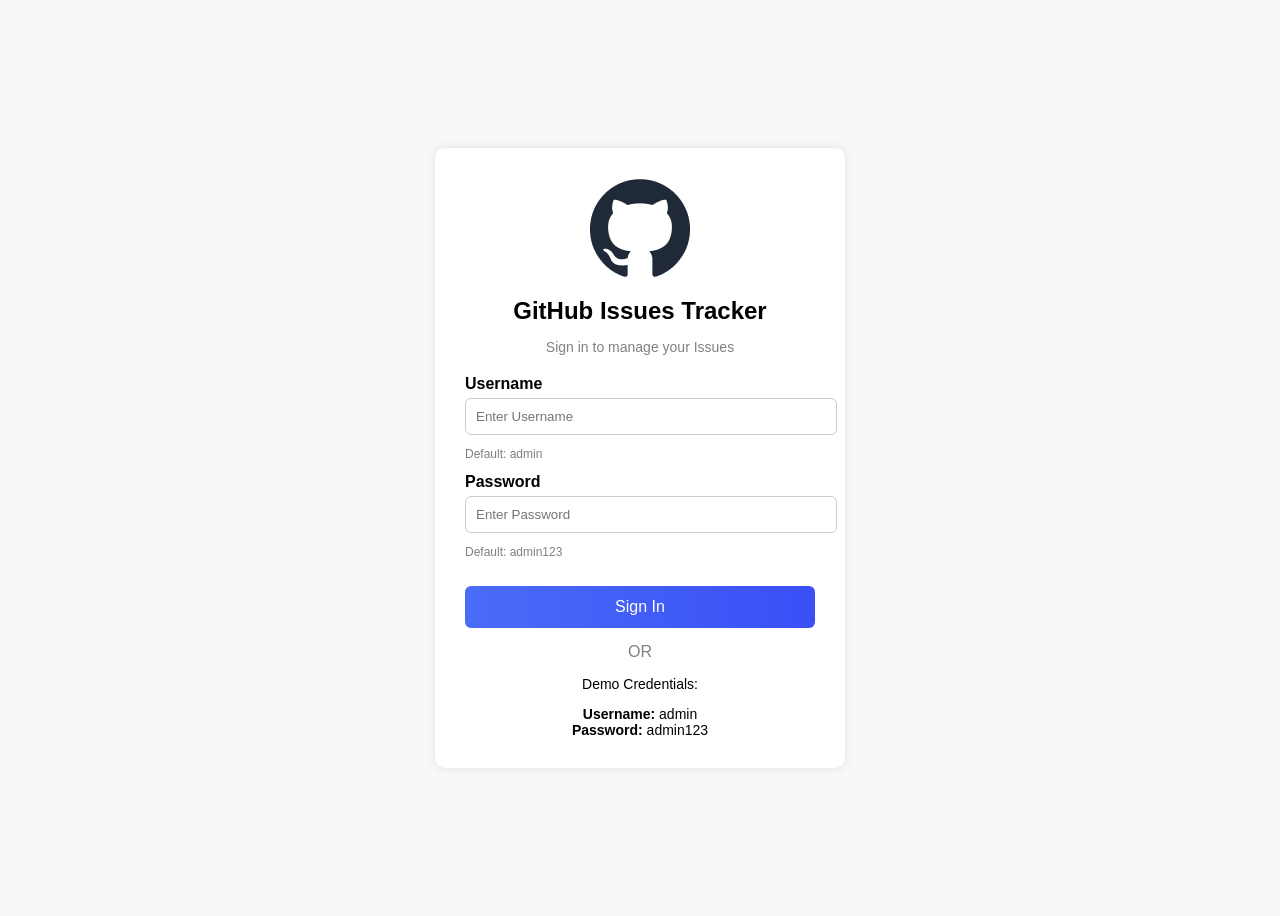
<file: assets/index.html>
<!DOCTYPE html>
<html lang="en">
<head>
<meta charset="UTF-8">
<meta name="viewport" content="width=device-width, initial-scale=1.0">
<title>GitHub Issues Tracker Login</title>

<style>
body{
    font-family: Arial, sans-serif;
    background:#f6f8fa;
    display:flex;
    justify-content:center;
    align-items:center;
    height:100vh;
}

.login-box{
    width:350px;
    background:white;
    padding:30px;
    border-radius:10px;
    box-shadow:0 0 10px rgba(0,0,0,0.1);
    text-align:center;
}

.logo{
    font-size:40px;
}

h2{
    margin:10px 0 5px;
}

.subtitle{
    color:gray;
    font-size:14px;
    margin-bottom:20px;
}

label{
    display:block;
    text-align:left;
    margin-top:10px;
    font-weight:bold;
}

input{
    width:100%;
    padding:10px;
    margin-top:5px;
    border:1px solid #ccc;
    border-radius:6px;
}

.default{
    font-size:12px;
    color:gray;
    text-align:left;
}

button{
    width:100%;
    padding:12px;
    margin-top:15px;
    border:none;
    border-radius:6px;
    background:linear-gradient(90deg,#4a6cf7,#3a4ff7);
    color:white;
    font-size:16px;
    cursor:pointer;
}

button:hover{
    opacity:0.9;
}

.or{
    margin:15px 0;
    color:gray;
}

.demo{
    font-size:14px;
}
</style>
</head>

<body>

<div class="login-box">

<div class="logo">
    <img src="/assets/github-logo.png" alt="">
</div>

<h2>GitHub Issues Tracker</h2>
<p class="subtitle">Sign in to manage your Issues</p>

<form id="loginForm">

<label>Username</label>
<input type="text" id="username" placeholder="Enter Username">
<p class="default">Default: admin</p>

<label>Password</label>
<input type="password" id="password" placeholder="Enter Password">
<p class="default">Default: admin123</p>

<button type="submit">Sign In</button>

</form>

<p class="or">OR</p>

<div class="demo">
<p>Demo Credentials:</p>
<b>Username:</b> admin <br>
<b>Password:</b> admin123
</div>

</div>

<script>

document.getElementById("loginForm").addEventListener("submit",function(e){
    e.preventDefault();

    let user=document.getElementById("username").value;
    let pass=document.getElementById("password").value;

    if(user==="admin" && pass==="admin123"){
        alert("Login Successful ✅");
    }else{
        alert("Wrong Username or Password ❌");
    }

});

</script>

</body>
</html>
</file>
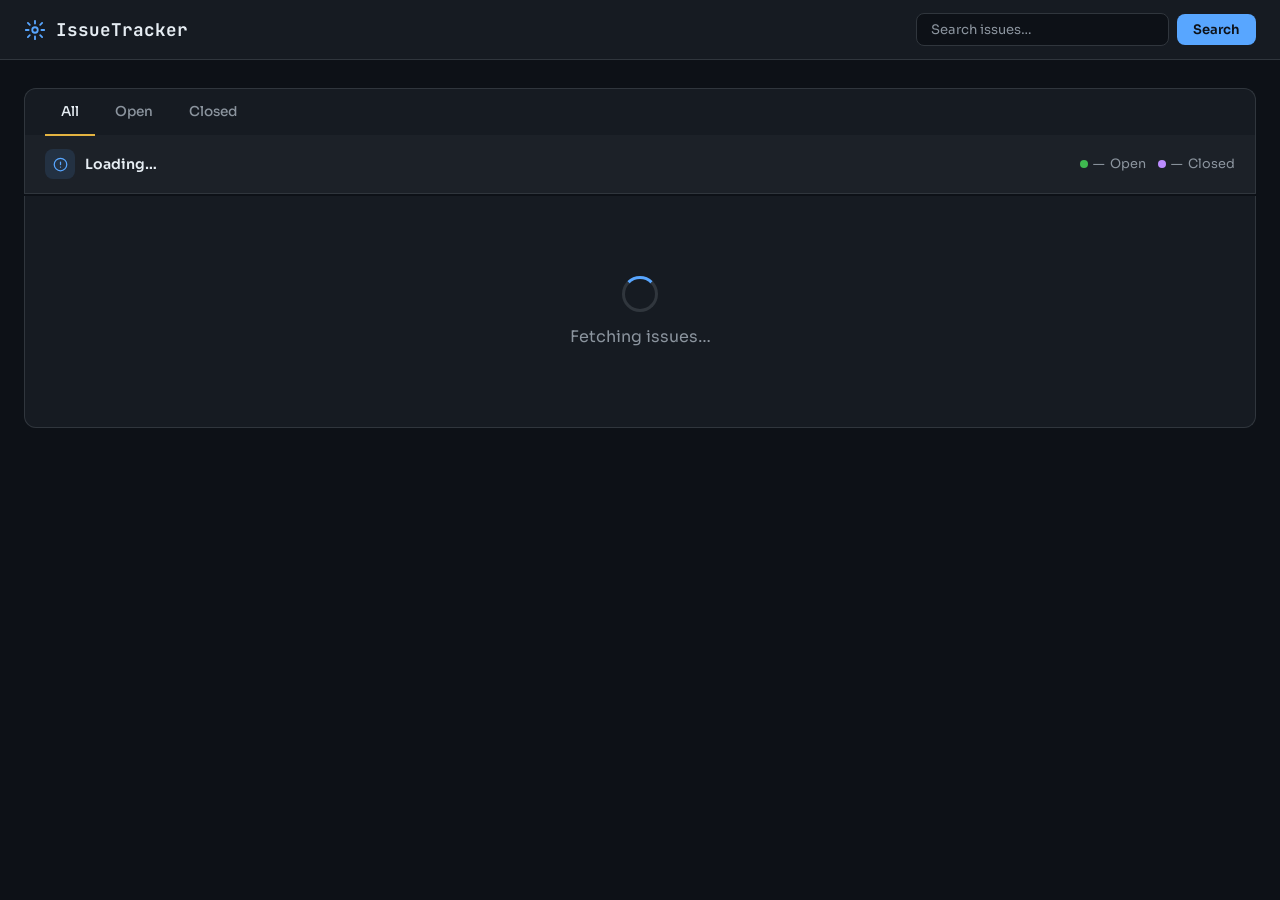
<file: assets/issus.html>
<!DOCTYPE html>
<html lang="en">
<head>
  <meta charset="UTF-8" />
  <meta name="viewport" content="width=device-width, initial-scale=1.0"/>
  <title>GitHub Issues Tracker</title>
  <link href="https://fonts.googleapis.com/css2?family=JetBrains+Mono:wght@400;500;700&family=Sora:wght@300;400;500;600;700&display=swap" rel="stylesheet"/>
  <!-- <style> -->
   <link rel="stylesheet" href="/stylea.css">
  </style>
</head>
<body>

<!-- NAVBAR -->
<nav>
  <a class="logo" href="#">
    <svg width="22" height="22" viewBox="0 0 24 24" fill="none" stroke="currentColor" stroke-width="2" stroke-linecap="round" stroke-linejoin="round">
      <circle cx="12" cy="12" r="3"/><path d="M12 2v3m0 14v3M4.22 4.22l2.12 2.12m11.32 11.32 2.12 2.12M2 12h3m14 0h3M4.22 19.78l2.12-2.12M17.66 6.34l2.12-2.12"/>
    </svg>
    IssueTracker
  </a>
  <div class="search-wrap">
    <input type="text" id="searchInput" placeholder="Search issues…" />
    <button class="search-btn" onclick="doSearch()">Search</button>
  </div>
</nav>

<!-- MAIN -->
<main>
  <!-- TABS -->
  <div class="tabs-bar">
    <button class="tab-btn active" data-tab="all"    onclick="switchTab('all')">All</button>
    <button class="tab-btn"        data-tab="open"   onclick="switchTab('open')">Open</button>
    <button class="tab-btn"        data-tab="closed" onclick="switchTab('closed')">Closed</button>
  </div>

  <!-- ISSUE HEADER -->
  <div class="issues-header">
    <div class="issues-count">
      <div class="icon-wrap">
        <svg width="15" height="15" viewBox="0 0 24 24" fill="none" stroke="currentColor" stroke-width="2" stroke-linecap="round" stroke-linejoin="round">
          <circle cx="12" cy="12" r="10"/><line x1="12" y1="8" x2="12" y2="12"/><line x1="12" y1="16" x2="12.01" y2="16"/>
        </svg>
      </div>
      <span id="countLabel">Loading…</span>
    </div>
    <div class="status-badges">
      <div class="badge-dot"><div class="dot open"></div><span id="openCount">—</span> Open</div>
      <div class="badge-dot"><div class="dot closed"></div><span id="closedCount">—</span> Closed</div>
    </div>
  </div>

  <!-- CARDS -->
  <div class="cards-container">
    <div id="cardsGrid" class="cards-grid">
      <div class="loading" style="grid-column:1/-1">
        <div class="spinner"></div>
        <p>Fetching issues…</p>
      </div>
    </div>
  </div>
</main>

<!-- MODAL -->
<div class="modal-overlay" id="modalOverlay" onclick="closeModal(event)">
  <div class="modal" id="modal">
    <div class="modal-header">
      <div class="modal-title" id="modalTitle"></div>
      <button class="modal-close" onclick="closeModal()">
        <svg width="18" height="18" viewBox="0 0 24 24" fill="none" stroke="currentColor" stroke-width="2" stroke-linecap="round" stroke-linejoin="round">
          <line x1="18" y1="6" x2="6" y2="18"/><line x1="6" y1="6" x2="18" y2="18"/>
        </svg>
      </button>
    </div>
    <div class="modal-body" id="modalBody"></div>
  </div>
</div>

<script>
</script>
<script src="script.js"></script>
</body>
</html>
</file>
<file: stylea.css>
*, *::before, *::after { box-sizing: border-box; margin: 0; padding: 0; }

    :root {
      --bg: #0d1117;
      --surface: #161b22;
      --surface2: #1c2128;
      --border: #30363d;
      --text: #e6edf3;
      --muted: #8b949e;
      --accent: #58a6ff;
      --green: #3fb950;
      --purple: #bc8cff;
      --red: #f85149;
      --yellow: #d29922;
      --orange: #e3b341;
      --pink: #f778ba;

      --high: #f85149;
      --medium: #e3b341;
      --low: #3fb950;

      --label-bug: #ffa198;
      --label-bug-bg: rgba(255,161,152,0.1);
      --label-enhance: #79c0ff;
      --label-enhance-bg: rgba(121,192,255,0.1);
      --label-doc: #e3b341;
      --label-doc-bg: rgba(227,179,65,0.1);
      --label-good: #56d364;
      --label-good-bg: rgba(86,211,100,0.1);
      --label-help: #bc8cff;
      --label-help-bg: rgba(188,140,255,0.1);
    }

    body {
      font-family: 'Sora', sans-serif;
      background: var(--bg);
      color: var(--text);
      min-height: 100vh;
    }

    /* ── NAVBAR ── */
    nav {
      background: var(--surface);
      border-bottom: 1px solid var(--border);
      padding: 0 24px;
      height: 60px;
      display: flex;
      align-items: center;
      justify-content: space-between;
      position: sticky;
      top: 0;
      z-index: 100;
    }

    .logo {
      display: flex;
      align-items: center;
      gap: 10px;
      font-family: 'JetBrains Mono', monospace;
      font-weight: 700;
      font-size: 1.1rem;
      color: var(--text);
      text-decoration: none;
    }

    .logo svg { color: var(--accent); }

    .search-wrap {
      display: flex;
      align-items: center;
      gap: 8px;
      flex: 1;
      max-width: 340px;
      margin-left: auto;
    }

    .search-wrap input {
      flex: 1;
      background: var(--bg);
      border: 1px solid var(--border);
      border-radius: 8px;
      padding: 7px 14px;
      font-size: 0.82rem;
      font-family: 'Sora', sans-serif;
      color: var(--text);
      outline: none;
      transition: border-color .2s;
    }

    .search-wrap input::placeholder { color: var(--muted); }
    .search-wrap input:focus { border-color: var(--accent); }

    .search-btn {
      background: var(--accent);
      color: #0d1117;
      border: none;
      border-radius: 8px;
      padding: 7px 16px;
      font-size: 0.82rem;
      font-weight: 600;
      font-family: 'Sora', sans-serif;
      cursor: pointer;
      transition: opacity .2s;
      white-space: nowrap;
    }
    .search-btn:hover { opacity: .85; }

    /* ── MAIN ── */
    main { padding: 28px 24px; max-width: 1400px; margin: 0 auto; }

    /* ── TABS ── */
    .tabs-bar {
      background: var(--surface);
      border: 1px solid var(--border);
      border-radius: 12px 12px 0 0;
      border-bottom: none;
      padding: 0 20px;
      display: flex;
      align-items: center;
      gap: 4px;
    }

    .tab-btn {
      background: none;
      border: none;
      color: var(--muted);
      font-family: 'Sora', sans-serif;
      font-size: 0.85rem;
      font-weight: 500;
      padding: 14px 16px;
      cursor: pointer;
      border-bottom: 2px solid transparent;
      transition: color .2s, border-color .2s;
      margin-bottom: -1px;
    }

    .tab-btn:hover { color: var(--text); }
    .tab-btn.active { color: var(--text); border-bottom-color: var(--orange); }

    /* ── ISSUE HEADER BAR ── */
    .issues-header {
      background: var(--surface2);
      border: 1px solid var(--border);
      border-top: none;
      padding: 14px 20px;
      display: flex;
      align-items: center;
      justify-content: space-between;
      margin-bottom: 2px;
    }

    .issues-count {
      display: flex;
      align-items: center;
      gap: 10px;
      font-size: 0.88rem;
      font-weight: 600;
    }

    .issues-count .icon-wrap {
      width: 30px;
      height: 30px;
      background: rgba(88,166,255,0.12);
      border-radius: 8px;
      display: flex;
      align-items: center;
      justify-content: center;
      color: var(--accent);
    }

    .status-badges {
      display: flex;
      align-items: center;
      gap: 12px;
      font-size: 0.8rem;
    }

    .badge-dot {
      display: flex;
      align-items: center;
      gap: 5px;
      color: var(--muted);
    }

    .dot {
      width: 8px;
      height: 8px;
      border-radius: 50%;
    }

    .dot.open { background: var(--green); }
    .dot.closed { background: var(--purple); }

    /* ── CARDS GRID ── */
    .cards-container {
      background: var(--surface);
      border: 1px solid var(--border);
      border-top: none;
      border-radius: 0 0 12px 12px;
      padding: 20px;
    }

    .cards-grid {
      display: grid;
      grid-template-columns: repeat(4, 1fr);
      gap: 16px;
    }

    @media (max-width: 1100px) { .cards-grid { grid-template-columns: repeat(3, 1fr); } }
    @media (max-width: 780px) { .cards-grid { grid-template-columns: repeat(2, 1fr); } }
    @media (max-width: 480px) {
      .cards-grid { grid-template-columns: 1fr; }
      .search-wrap { max-width: 200px; }
      nav { padding: 0 14px; }
      main { padding: 16px 12px; }
    }

    /* ── CARD ── */
    .card {
      background: var(--bg);
      border: 1px solid var(--border);
      border-radius: 10px;
      padding: 14px;
      cursor: pointer;
      transition: border-color .2s, transform .15s, box-shadow .2s;
      display: flex;
      flex-direction: column;
      gap: 10px;
      animation: fadeIn .3s ease both;
    }

    @keyframes fadeIn {
      from { opacity: 0; transform: translateY(8px); }
      to   { opacity: 1; transform: translateY(0); }
    }

    .card:hover {
      border-color: var(--accent);
      transform: translateY(-2px);
      box-shadow: 0 8px 24px rgba(0,0,0,.35);
    }

    .card-top {
      display: flex;
      align-items: flex-start;
      justify-content: space-between;
      gap: 8px;
    }

    .card-icon {
      width: 28px;
      height: 28px;
      border-radius: 6px;
      display: flex;
      align-items: center;
      justify-content: center;
      flex-shrink: 0;
      font-size: 12px;
    }

    .card-icon.open  { background: rgba(63,185,80,.15); color: var(--green); }
    .card-icon.closed { background: rgba(188,140,255,.15); color: var(--purple); }

    .priority-badge {
      font-family: 'JetBrains Mono', monospace;
      font-size: 0.65rem;
      font-weight: 700;
      padding: 3px 7px;
      border-radius: 5px;
      text-transform: uppercase;
      letter-spacing: .04em;
    }

    .priority-badge.high   { background: rgba(248,81,73,.15);  color: var(--high); }
    .priority-badge.medium { background: rgba(227,179,65,.15); color: var(--medium); }
    .priority-badge.low    { background: rgba(63,185,80,.15);  color: var(--low); }

    .card-title {
      font-size: 0.82rem;
      font-weight: 600;
      line-height: 1.4;
      color: var(--text);
    }

    .card-desc {
      font-size: 0.76rem;
      color: var(--muted);
      line-height: 1.5;
      display: -webkit-box;
      -webkit-line-clamp: 2;
      -webkit-box-orient: vertical;
      overflow: hidden;
    }

    .card-labels {
      display: flex;
      flex-wrap: wrap;
      gap: 5px;
    }

    .label {
      font-size: 0.68rem;
      font-weight: 600;
      padding: 2px 7px;
      border-radius: 20px;
      text-transform: capitalize;
    }

    .label-bug        { background: var(--label-bug-bg);     color: var(--label-bug); }
    .label-enhancement { background: var(--label-enhance-bg); color: var(--label-enhance); }
    .label-documentation { background: var(--label-doc-bg);  color: var(--label-doc); }
    .label-good { background: var(--label-good-bg); color: var(--label-good); }
    .label-help { background: var(--label-help-bg); color: var(--label-help); }
    .label-other { background: rgba(139,148,158,.12); color: var(--muted); }

    .card-footer {
      display: flex;
      align-items: center;
      justify-content: space-between;
      font-size: 0.7rem;
      color: var(--muted);
      margin-top: auto;
      padding-top: 8px;
      border-top: 1px solid var(--border);
    }

    .card-author {
      display: flex;
      align-items: center;
      gap: 5px;
      font-family: 'JetBrains Mono', monospace;
    }

    .avatar {
      width: 18px;
      height: 18px;
      border-radius: 50%;
      background: linear-gradient(135deg, var(--accent), var(--purple));
      display: flex;
      align-items: center;
      justify-content: center;
      font-size: 9px;
      font-weight: 700;
      color: #fff;
    }

    /* ── LOADING / EMPTY ── */
    .loading {
      text-align: center;
      padding: 60px 20px;
      color: var(--muted);
    }

    .spinner {
      width: 36px; height: 36px;
      border: 3px solid var(--border);
      border-top-color: var(--accent);
      border-radius: 50%;
      animation: spin .7s linear infinite;
      margin: 0 auto 14px;
    }

    @keyframes spin { to { transform: rotate(360deg); } }

    .empty {
      text-align: center;
      padding: 60px 20px;
      color: var(--muted);
      font-size: 0.9rem;
    }

    /* ── MODAL ── */
    .modal-overlay {
      position: fixed;
      inset: 0;
      background: rgba(0,0,0,.7);
      backdrop-filter: blur(4px);
      z-index: 200;
      display: flex;
      align-items: center;
      justify-content: center;
      padding: 20px;
      opacity: 0;
      visibility: hidden;
      transition: opacity .2s, visibility .2s;
    }

    .modal-overlay.open {
      opacity: 1;
      visibility: visible;
    }

    .modal {
      background: var(--surface);
      border: 1px solid var(--border);
      border-radius: 14px;
      width: 100%;
      max-width: 600px;
      max-height: 88vh;
      overflow-y: auto;
      transform: translateY(16px) scale(.97);
      transition: transform .25s ease;
    }

    .modal-overlay.open .modal {
      transform: translateY(0) scale(1);
    }

    .modal-header {
      padding: 20px 24px 16px;
      border-bottom: 1px solid var(--border);
      display: flex;
      align-items: flex-start;
      justify-content: space-between;
      gap: 12px;
      position: sticky;
      top: 0;
      background: var(--surface);
      border-radius: 14px 14px 0 0;
    }

    .modal-title {
      font-size: 1.05rem;
      font-weight: 600;
      line-height: 1.4;
    }

    .modal-close {
      background: none;
      border: none;
      color: var(--muted);
      cursor: pointer;
      padding: 4px;
      border-radius: 6px;
      transition: color .2s, background .2s;
      flex-shrink: 0;
    }
    .modal-close:hover { color: var(--text); background: var(--surface2); }

    .modal-body {
      padding: 20px 24px 24px;
      display: flex;
      flex-direction: column;
      gap: 16px;
    }

    .modal-desc {
      font-size: 0.88rem;
      color: var(--muted);
      line-height: 1.65;
    }

    .modal-grid {
      display: grid;
      grid-template-columns: 1fr 1fr;
      gap: 12px;
    }

    @media (max-width: 480px) { .modal-grid { grid-template-columns: 1fr; } }

    .detail-item {
      background: var(--bg);
      border: 1px solid var(--border);
      border-radius: 8px;
      padding: 10px 14px;
    }

    .detail-label {
      font-size: 0.7rem;
      font-family: 'JetBrains Mono', monospace;
      color: var(--muted);
      text-transform: uppercase;
      letter-spacing: .06em;
      margin-bottom: 4px;
    }

    .detail-value {
      font-size: 0.85rem;
      font-weight: 500;
      color: var(--text);
      font-family: 'JetBrains Mono', monospace;
    }

    .detail-value.status-open   { color: var(--green); }
    .detail-value.status-closed { color: var(--purple); }

    .modal-labels { display: flex; flex-wrap: wrap; gap: 6px; }

    /* ── SCROLLBAR ── */
    ::-webkit-scrollbar { width: 6px; height: 6px; }
    ::-webkit-scrollbar-track { background: var(--bg); }
    ::-webkit-scrollbar-thumb { background: var(--border); border-radius: 3px; }
    ::-webkit-scrollbar-thumb:hover { background: var(--muted); }
</file>
